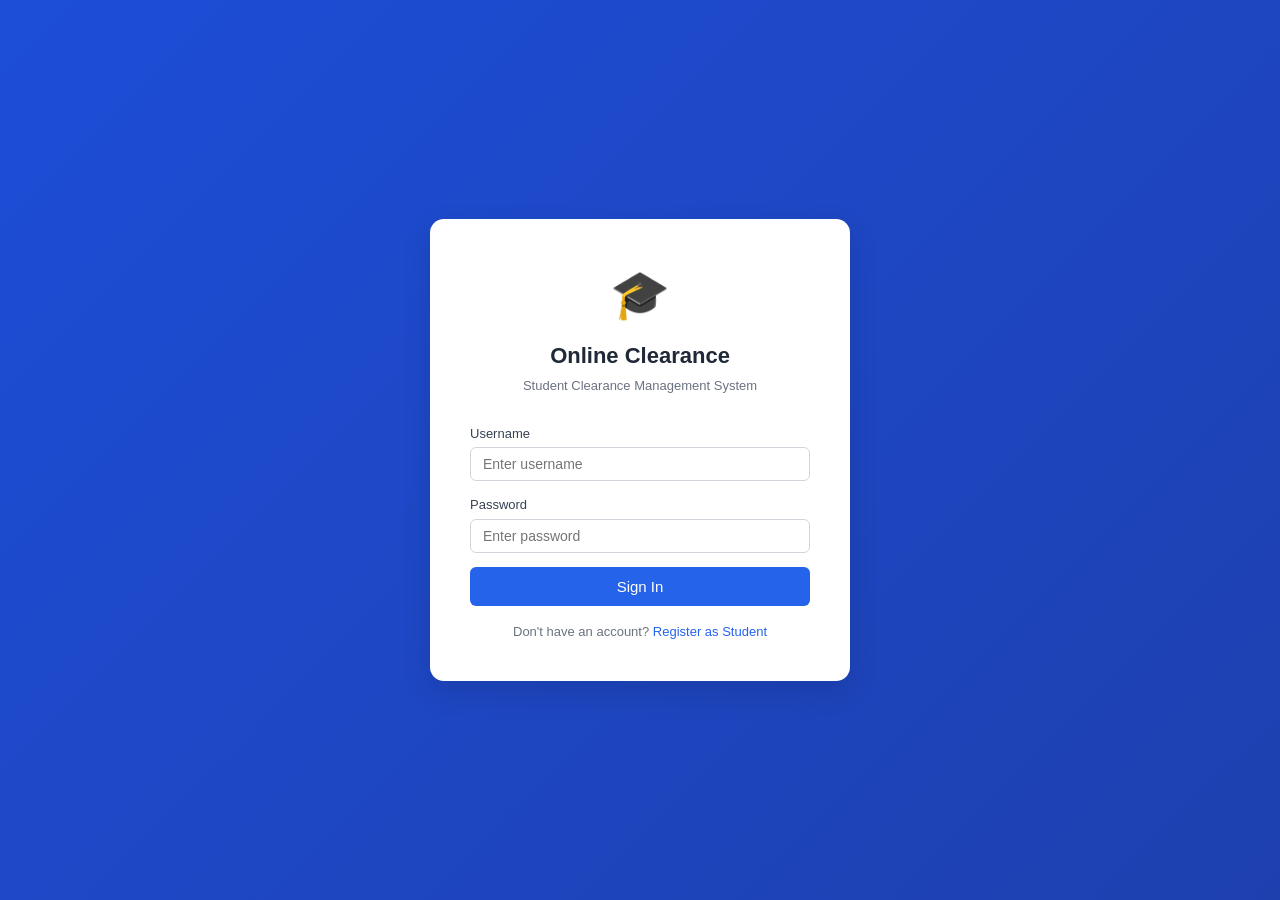
<file: OnlineClearance/OnlineClearance.Frontend/index.html>
<!DOCTYPE html>
<html lang="en">
<head>
  <meta charset="UTF-8" />
  <meta name="viewport" content="width=device-width, initial-scale=1.0"/>
  <title>Online Clearance System</title>
  <link rel="stylesheet" href="css/app.css"/>
</head>
<body>

<!-- ═══ LOGIN PAGE ═══════════════════════════════════════════════════════════ -->
<div id="page-login" class="page">
  <div class="login-wrap">
    <div class="login-card">
      <div class="login-logo">
        <div class="logo-icon">🎓</div>
        <h1>Online Clearance</h1>
        <p>Student Clearance Management System</p>
      </div>
      <form id="login-form">
        <div class="form-group">
          <label>Username</label>
          <input type="text" id="login-user" placeholder="Enter username" required autocomplete="username"/>
        </div>
        <div class="form-group">
          <label>Password</label>
          <input type="password" id="login-pass" placeholder="Enter password" required autocomplete="current-password"/>
        </div>
        <div id="login-error" class="alert alert-danger hidden"></div>
        <button type="submit" class="btn btn-primary btn-block" id="login-btn">Sign In</button>
      </form>
      <p class="login-hint">Don't have an account? <a href="#" onclick="showPage('page-register')">Register as Student</a></p>
    </div>
  </div>
</div>

<!-- ═══ REGISTER PAGE ════════════════════════════════════════════════════════ -->
<div id="page-register" class="page hidden">
  <div class="login-wrap">
    <div class="login-card wide">
      <div class="login-logo">
        <div class="logo-icon">🎓</div>
        <h1>Student Registration</h1>
      </div>
      <form id="register-form">
        <div class="form-row">
          <div class="form-group"><label>First Name*</label><input type="text" id="reg-fname" required/></div>
          <div class="form-group"><label>Last Name*</label><input type="text" id="reg-lname" required/></div>
        </div>
        <div class="form-row">
          <div class="form-group"><label>Middle Initial</label><input type="text" id="reg-mi" maxlength="3"/></div>
          <div class="form-group"><label>Suffix</label><input type="text" id="reg-suffix" placeholder="Jr., III..."/></div>
        </div>
        <div class="form-row">
          <div class="form-group"><label>Student Number*</label><input type="text" id="reg-snum" required placeholder="e.g. 2024-0001"/></div>
          <div class="form-group">
            <label>Curriculum / Section*</label>
            <select id="reg-curriculum" required><option value="">Loading...</option></select>
          </div>
        </div>
        <div class="form-row">
          <div class="form-group">
            <label>Enrollment Status</label>
            <select id="reg-status">
              <option value="Regular">Regular</option>
              <option value="Irregular">Irregular</option>
            </select>
          </div>
        </div>
        <div class="form-row">
          <div class="form-group"><label>Username*</label><input type="text" id="reg-uname" required/></div>
          <div class="form-group"><label>Password*</label><input type="password" id="reg-pwd" required minlength="6"/></div>
        </div>
        <div id="reg-error" class="alert alert-danger hidden"></div>
        <div id="reg-success" class="alert alert-success hidden"></div>
        <button type="submit" class="btn btn-primary btn-block">Create Account</button>
        <p style="text-align:center;margin-top:12px"><a href="#" onclick="showPage('page-login')">← Back to Login</a></p>
      </form>
    </div>
  </div>
</div>

<!-- ═══ MAIN APP ══════════════════════════════════════════════════════════════ -->
<div id="page-app" class="page hidden">
  <nav class="navbar">
    <div class="nav-brand">🎓 <span>Online Clearance</span></div>
    <div class="nav-links" id="nav-links"></div>
    <div class="nav-user">
      <span id="nav-username"></span>
      <button class="btn btn-sm btn-outline" onclick="logout()">Logout</button>
    </div>
  </nav>

  <div class="app-layout">
    <aside class="sidebar" id="sidebar"></aside>
    <main class="content" id="main-content">
      <div class="loading-spinner" id="content-loader">Loading...</div>
    </main>
  </div>
</div>

<!-- ═══ MODAL ════════════════════════════════════════════════════════════════ -->
<div id="modal-overlay" class="modal-overlay hidden">
  <div class="modal" id="modal-box">
    <div class="modal-header">
      <h3 id="modal-title"></h3>
      <button class="modal-close" onclick="closeModal()">✕</button>
    </div>
    <div class="modal-body" id="modal-body"></div>
  </div>
</div>

<script src="js/app.js"></script>
</body>
</html>
</file>
<file: OnlineClearance/OnlineClearance.Frontend/css/app.css>
/* ═══════════════════════════════════════════════════════════
   Online Clearance System - Main Stylesheet
   ═══════════════════════════════════════════════════════════ */

*, *::before, *::after { box-sizing: border-box; margin: 0; padding: 0; }

:root {
  --blue-50:  #eff6ff;
  --blue-100: #dbeafe;
  --blue-500: #3b82f6;
  --blue-600: #2563eb;
  --blue-700: #1d4ed8;
  --blue-800: #1e40af;
  --green-50:  #f0fdf4;
  --green-100: #dcfce7;
  --green-500: #22c55e;
  --green-600: #16a34a;
  --green-700: #15803d;
  --yellow-50:  #fefce8;
  --yellow-100: #fef9c3;
  --yellow-500: #eab308;
  --yellow-700: #a16207;
  --red-50:  #fef2f2;
  --red-100: #fee2e2;
  --red-500: #ef4444;
  --red-600: #dc2626;
  --red-700: #b91c1c;
  --gray-50:  #f9fafb;
  --gray-100: #f3f4f6;
  --gray-200: #e5e7eb;
  --gray-300: #d1d5db;
  --gray-400: #9ca3af;
  --gray-500: #6b7280;
  --gray-600: #4b5563;
  --gray-700: #374151;
  --gray-800: #1f2937;
  --gray-900: #111827;
  --radius-sm: 6px;
  --radius-md: 10px;
  --radius-lg: 14px;
  --shadow-sm: 0 1px 3px rgba(0,0,0,.08), 0 1px 2px rgba(0,0,0,.06);
  --shadow-md: 0 4px 12px rgba(0,0,0,.10);
  --shadow-lg: 0 10px 30px rgba(0,0,0,.12);
  --nav-h: 60px;
  --sidebar-w: 230px;
}

body { font-family: -apple-system, BlinkMacSystemFont, 'Segoe UI', Roboto, sans-serif;
       background: var(--gray-100); color: var(--gray-800); font-size: 14px; line-height: 1.5; }

/* ─── UTILS ─────────────────────────────────────────── */
.hidden { display: none !important; }
.page { min-height: 100vh; }
a { color: var(--blue-600); text-decoration: none; }
a:hover { text-decoration: underline; }

/* ─── ALERTS ─────────────────────────────────────────── */
.alert { padding: 10px 14px; border-radius: var(--radius-sm); font-size: 13px; margin-top: 10px; }
.alert-danger  { background: var(--red-50);    color: var(--red-700);    border: 1px solid var(--red-100); }
.alert-success { background: var(--green-50);  color: var(--green-700);  border: 1px solid var(--green-100); }
.alert-warning { background: var(--yellow-50); color: var(--yellow-700); border: 1px solid var(--yellow-100); }
.alert-info    { background: var(--blue-50);   color: var(--blue-800);   border: 1px solid var(--blue-100); }

/* ─── BUTTONS ─────────────────────────────────────────── */
.btn { display: inline-flex; align-items: center; gap: 6px; padding: 7px 16px; border-radius: var(--radius-sm);
       border: none; cursor: pointer; font-size: 13px; font-weight: 500; transition: all .15s; }
.btn:disabled { opacity: .5; cursor: not-allowed; }
.btn-primary  { background: var(--blue-600);  color: #fff; }
.btn-primary:hover  { background: var(--blue-700); }
.btn-success  { background: var(--green-600); color: #fff; }
.btn-success:hover  { background: var(--green-700); }
.btn-danger   { background: var(--red-600);   color: #fff; }
.btn-danger:hover   { background: var(--red-700); }
.btn-warning  { background: var(--yellow-500); color: #fff; }
.btn-outline  { background: transparent; color: var(--gray-700); border: 1px solid var(--gray-300); }
.btn-outline:hover { background: var(--gray-100); }
.btn-ghost    { background: transparent; color: var(--blue-600); }
.btn-ghost:hover { background: var(--blue-50); }
.btn-sm       { padding: 4px 10px; font-size: 12px; }
.btn-block    { width: 100%; justify-content: center; padding: 11px; font-size: 15px; }
.btn-icon     { padding: 6px 8px; }

/* ─── FORMS ──────────────────────────────────────────── */
.form-group { display: flex; flex-direction: column; gap: 4px; margin-bottom: 14px; }
.form-group label { font-size: 13px; font-weight: 500; color: var(--gray-700); }
.form-row { display: grid; grid-template-columns: 1fr 1fr; gap: 14px; }
input, select, textarea {
  width: 100%; padding: 8px 12px; border: 1px solid var(--gray-300); border-radius: var(--radius-sm);
  font-size: 14px; background: #fff; color: var(--gray-800); transition: border-color .15s;
}
input:focus, select:focus, textarea:focus { outline: none; border-color: var(--blue-500); box-shadow: 0 0 0 3px rgba(59,130,246,.1); }
textarea { resize: vertical; min-height: 80px; }
.form-actions { display: flex; gap: 10px; justify-content: flex-end; margin-top: 8px; }

/* ─── CARDS ──────────────────────────────────────────── */
.card { background: #fff; border-radius: var(--radius-lg); box-shadow: var(--shadow-sm); padding: 24px; }
.card-header { display: flex; align-items: center; justify-content: space-between; margin-bottom: 20px; }
.card-header h2 { font-size: 17px; font-weight: 600; color: var(--gray-800); }
.card-actions { display: flex; gap: 8px; }

/* ─── TABLES ─────────────────────────────────────────── */
.table-wrap { overflow-x: auto; border-radius: var(--radius-md); border: 1px solid var(--gray-200); }
table { width: 100%; border-collapse: collapse; font-size: 13px; }
thead tr { background: var(--gray-50); }
th { padding: 10px 14px; text-align: left; font-weight: 600; color: var(--gray-600);
     border-bottom: 1px solid var(--gray-200); white-space: nowrap; }
td { padding: 10px 14px; border-bottom: 1px solid var(--gray-100); vertical-align: middle; }
tbody tr:last-child td { border-bottom: none; }
tbody tr:hover { background: var(--gray-50); }

/* ─── BADGES ─────────────────────────────────────────── */
.badge { display: inline-block; padding: 2px 9px; border-radius: 999px; font-size: 11px; font-weight: 600; }
.badge-pending  { background: var(--yellow-100); color: var(--yellow-700); }
.badge-cleared  { background: var(--green-100);  color: var(--green-700); }
.badge-rejected { background: var(--red-100);    color: var(--red-700); }
.badge-general  { background: var(--blue-100);   color: var(--blue-800); }
.badge-urgent   { background: var(--red-100);    color: var(--red-700); }
.badge-event    { background: var(--green-100);  color: var(--green-700); }
.badge-reminder { background: var(--yellow-100); color: var(--yellow-700); }

/* ─── STAT CARDS ─────────────────────────────────────── */
.stats-grid { display: grid; grid-template-columns: repeat(auto-fit, minmax(180px, 1fr)); gap: 16px; margin-bottom: 24px; }
.stat-card { background: #fff; border-radius: var(--radius-lg); padding: 20px; box-shadow: var(--shadow-sm);
             display: flex; flex-direction: column; gap: 6px; }
.stat-card .stat-icon { font-size: 26px; }
.stat-card .stat-value { font-size: 28px; font-weight: 700; color: var(--gray-800); }
.stat-card .stat-label { font-size: 12px; color: var(--gray-500); font-weight: 500; }
.stat-card.blue   { border-left: 4px solid var(--blue-500); }
.stat-card.green  { border-left: 4px solid var(--green-500); }
.stat-card.yellow { border-left: 4px solid var(--yellow-500); }
.stat-card.red    { border-left: 4px solid var(--red-500); }

/* ─── PROGRESS BAR ───────────────────────────────────── */
.progress { height: 8px; background: var(--gray-200); border-radius: 999px; overflow: hidden; }
.progress-bar { height: 100%; background: var(--blue-500); border-radius: 999px; transition: width .4s; }
.progress-bar.green  { background: var(--green-500); }
.progress-bar.yellow { background: var(--yellow-500); }
.progress-bar.red    { background: var(--red-500); }

/* ─── LOGIN ──────────────────────────────────────────── */
.login-wrap { min-height: 100vh; display: flex; align-items: center; justify-content: center;
              background: linear-gradient(135deg, var(--blue-700), var(--blue-800)); padding: 24px; }
.login-card { background: #fff; border-radius: var(--radius-lg); box-shadow: var(--shadow-lg);
              padding: 40px; width: 100%; max-width: 420px; }
.login-card.wide { max-width: 600px; }
.login-logo { text-align: center; margin-bottom: 28px; }
.logo-icon { font-size: 48px; margin-bottom: 8px; }
.login-logo h1 { font-size: 22px; font-weight: 700; color: var(--gray-800); }
.login-logo p  { font-size: 13px; color: var(--gray-500); margin-top: 4px; }
.login-hint { text-align: center; font-size: 13px; color: var(--gray-500); margin-top: 16px; }

/* ─── NAVBAR ─────────────────────────────────────────── */
.navbar { height: var(--nav-h); background: var(--blue-800); color: #fff;
          display: flex; align-items: center; padding: 0 20px; gap: 16px;
          position: fixed; top: 0; left: 0; right: 0; z-index: 100; box-shadow: var(--shadow-md); }
.nav-brand { font-size: 16px; font-weight: 700; display: flex; align-items: center; gap: 8px; }
.nav-links { flex: 1; }
.nav-user { display: flex; align-items: center; gap: 12px; font-size: 13px; }
#nav-username { opacity: .85; }

/* ─── SIDEBAR ────────────────────────────────────────── */
.app-layout { display: flex; padding-top: var(--nav-h); min-height: 100vh; }
.sidebar { width: var(--sidebar-w); background: #fff; border-right: 1px solid var(--gray-200);
           position: fixed; top: var(--nav-h); bottom: 0; overflow-y: auto; padding: 16px 0; z-index: 50; }
.sidebar-item { display: flex; align-items: center; gap: 10px; padding: 10px 20px;
                cursor: pointer; font-size: 14px; color: var(--gray-700); transition: all .15s;
                border-left: 3px solid transparent; }
.sidebar-item:hover { background: var(--blue-50); color: var(--blue-700); }
.sidebar-item.active { background: var(--blue-50); color: var(--blue-700); border-left-color: var(--blue-600); font-weight: 600; }
.sidebar-item .icon { font-size: 16px; width: 20px; text-align: center; }
.sidebar-section { padding: 16px 20px 6px; font-size: 10px; font-weight: 700;
                   text-transform: uppercase; letter-spacing: .08em; color: var(--gray-400); }

/* ─── MAIN CONTENT ───────────────────────────────────── */
.content { flex: 1; margin-left: var(--sidebar-w); padding: 28px; min-height: calc(100vh - var(--nav-h)); }
.page-title { font-size: 22px; font-weight: 700; color: var(--gray-800); margin-bottom: 24px; }
.section-gap { margin-bottom: 24px; }

/* ─── CLEARANCE VIEW ─────────────────────────────────── */
.clearance-section { margin-bottom: 28px; }
.clearance-section h3 { font-size: 15px; font-weight: 600; color: var(--gray-700); margin-bottom: 12px;
                         display: flex; align-items: center; gap: 8px; }
.clearance-header { display: flex; align-items: center; justify-content: space-between;
                    background: var(--blue-800); color: #fff; border-radius: var(--radius-lg) var(--radius-lg) 0 0;
                    padding: 16px 20px; }
.clearance-header h2 { font-size: 16px; font-weight: 600; }
.clearance-body { background: #fff; border: 1px solid var(--gray-200); border-top: none;
                  border-radius: 0 0 var(--radius-lg) var(--radius-lg); padding: 20px; }
.clearance-summary { display: grid; grid-template-columns: repeat(auto-fit, minmax(140px, 1fr)); gap: 12px; margin-bottom: 20px; }
.cs-item { text-align: center; padding: 14px; background: var(--gray-50); border-radius: var(--radius-md); }
.cs-item .cs-num { font-size: 26px; font-weight: 700; }
.cs-item .cs-lbl { font-size: 11px; color: var(--gray-500); margin-top: 2px; }
.fully-cleared { background: var(--green-50); border: 2px solid var(--green-500);
                 border-radius: var(--radius-lg); padding: 20px; text-align: center; color: var(--green-700); }
.fully-cleared .fc-icon { font-size: 40px; }
.fully-cleared h3 { font-size: 18px; font-weight: 700; margin: 8px 0 4px; }

/* ─── ANNOUNCEMENT CARD ──────────────────────────────── */
.ann-card { background: #fff; border: 1px solid var(--gray-200); border-radius: var(--radius-md);
            padding: 16px; margin-bottom: 12px; }
.ann-card .ann-meta { display: flex; align-items: center; gap: 8px; margin-bottom: 6px; }
.ann-card .ann-title { font-size: 15px; font-weight: 600; margin-bottom: 6px; }
.ann-card .ann-content { font-size: 13px; color: var(--gray-600); line-height: 1.6; }
.ann-card .ann-footer { display: flex; justify-content: space-between; align-items: center;
                         margin-top: 10px; font-size: 11px; color: var(--gray-400); }

/* ─── MODAL ──────────────────────────────────────────── */
.modal-overlay { position: fixed; inset: 0; background: rgba(0,0,0,.45); z-index: 200;
                 display: flex; align-items: center; justify-content: center; padding: 20px; }
.modal { background: #fff; border-radius: var(--radius-lg); width: 100%; max-width: 560px;
         max-height: 90vh; overflow-y: auto; box-shadow: var(--shadow-lg); }
.modal-header { display: flex; align-items: center; justify-content: space-between;
                padding: 18px 22px; border-bottom: 1px solid var(--gray-200); }
.modal-header h3 { font-size: 16px; font-weight: 600; }
.modal-close { background: none; border: none; font-size: 18px; cursor: pointer; color: var(--gray-400); padding: 2px 6px; }
.modal-close:hover { color: var(--gray-700); }
.modal-body { padding: 22px; }

/* ─── SEARCH/FILTER BAR ──────────────────────────────── */
.filter-bar { display: flex; gap: 10px; margin-bottom: 16px; flex-wrap: wrap; }
.filter-bar input, .filter-bar select { flex: 1; min-width: 160px; max-width: 260px; }
.filter-bar .filter-actions { margin-left: auto; display: flex; gap: 8px; }

/* ─── TABS ───────────────────────────────────────────── */
.tabs { display: flex; gap: 0; border-bottom: 2px solid var(--gray-200); margin-bottom: 20px; }
.tab { padding: 10px 20px; cursor: pointer; font-size: 13px; font-weight: 500; color: var(--gray-500);
       border-bottom: 2px solid transparent; margin-bottom: -2px; transition: all .15s; }
.tab:hover { color: var(--blue-600); }
.tab.active { color: var(--blue-600); border-bottom-color: var(--blue-600); }

/* ─── EMPTY STATE ────────────────────────────────────── */
.empty-state { text-align: center; padding: 48px 20px; color: var(--gray-400); }
.empty-state .es-icon { font-size: 48px; margin-bottom: 12px; }
.empty-state p { font-size: 14px; }

/* ─── LOADING ────────────────────────────────────────── */
.loading-spinner { padding: 60px; text-align: center; color: var(--gray-400); font-size: 15px; }

/* ─── TOAST ──────────────────────────────────────────── */
#toast-container { position: fixed; bottom: 24px; right: 24px; z-index: 999; display: flex; flex-direction: column; gap: 8px; }
.toast { padding: 12px 18px; border-radius: var(--radius-md); color: #fff; font-size: 13px; font-weight: 500;
         box-shadow: var(--shadow-md); animation: toastIn .2s ease; min-width: 220px; }
.toast-success { background: var(--green-600); }
.toast-error   { background: var(--red-600); }
.toast-info    { background: var(--blue-600); }
@keyframes toastIn { from { opacity: 0; transform: translateY(12px); } to { opacity: 1; transform: none; } }

/* ─── RESPONSIVE ─────────────────────────────────────── */
@media (max-width: 768px) {
  .sidebar { transform: translateX(-100%); transition: transform .25s; }
  .sidebar.open { transform: translateX(0); }
  .content { margin-left: 0; padding: 16px; }
  .form-row { grid-template-columns: 1fr; gap: 0; }
  .stats-grid { grid-template-columns: 1fr 1fr; }
}
</file>
